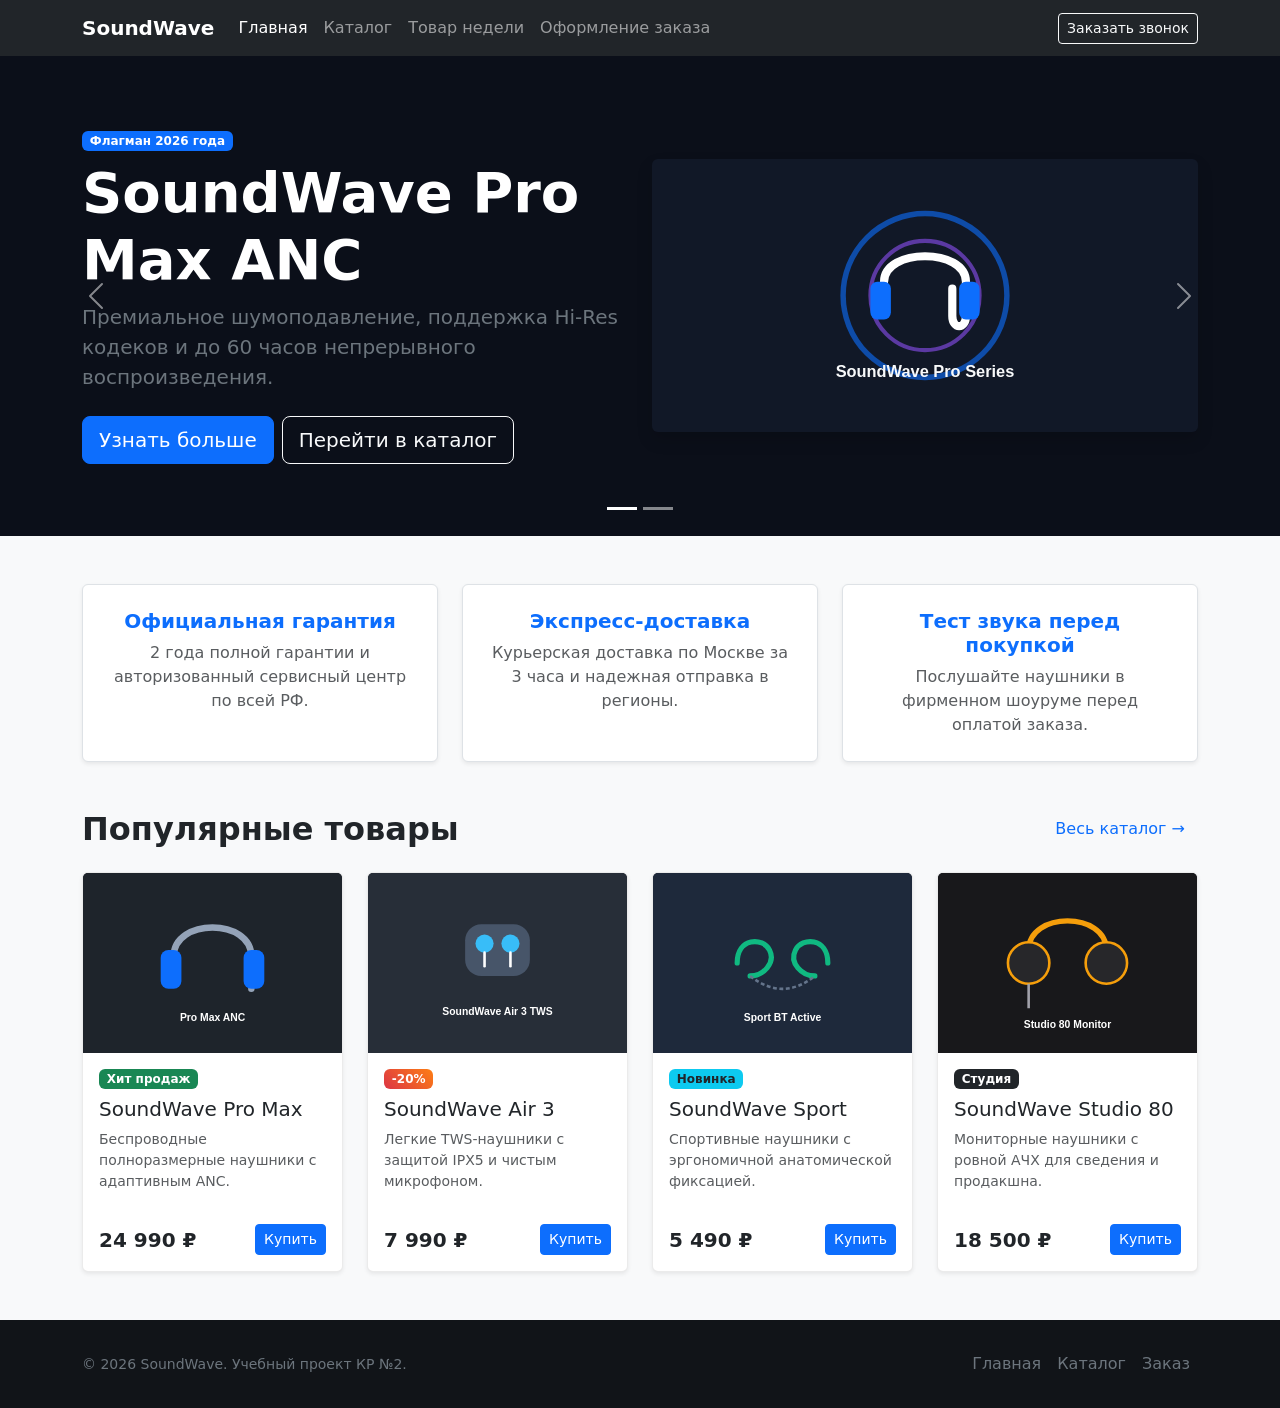
<file: frontend-i-bekend-razrabotka/kr2/kr2-bootstrap-shop/index.html>
<!DOCTYPE html>
<html lang="ru">
<head>
  <meta charset="UTF-8">
  <meta name="viewport" content="width=device-width, initial-scale=1.0">
  <title>SoundWave — Главная</title>
  <link href="https://cdn.jsdelivr.net/npm/bootstrap@5.3.3/dist/css/bootstrap.min.css" rel="stylesheet">
  <link rel="stylesheet" href="css/custom.css">
</head>
<body>
  <nav class="navbar navbar-expand-lg navbar-dark bg-dark sticky-top">
    <div class="container">
      <a class="navbar-brand fw-bold" href="index.html">SoundWave</a>
      <button class="navbar-toggler" type="button" data-bs-toggle="collapse" data-bs-target="#navbarContent" aria-controls="navbarContent" aria-expanded="false" aria-label="Переключить навигацию">
        <span class="navbar-toggler-icon"></span>
      </button>
      <div class="collapse navbar-collapse" id="navbarContent">
        <ul class="navbar-nav me-auto mb-2 mb-lg-0">
          <li class="nav-item"><a class="nav-link active" href="index.html">Главная</a></li>
          <li class="nav-item"><a class="nav-link" href="catalog.html">Каталог</a></li>
          <li class="nav-item"><a class="nav-link" href="product.html">Товар недели</a></li>
          <li class="nav-item"><a class="nav-link" href="order.html">Оформление заказа</a></li>
        </ul>
        <button class="btn btn-outline-light btn-sm" data-bs-toggle="modal" data-bs-target="#quickCallbackModal">
          Заказать звонок
        </button>
      </div>
    </div>
  </nav>

  <main>
    <section class="hero-carousel mb-5">
      <div id="mainCarousel" class="carousel slide" data-bs-ride="carousel">
        <div class="carousel-indicators">
          <button type="button" data-bs-target="#mainCarousel" data-bs-slide-to="0" class="active" aria-current="true" aria-label="Слайд 1"></button>
          <button type="button" data-bs-target="#mainCarousel" data-bs-slide-to="1" aria-label="Слайд 2"></button>
        </div>
        <div class="carousel-inner">
          <div class="carousel-item active py-5 text-white">
            <div class="container py-4">
              <div class="row align-items-center g-4">
                <div class="col-lg-6 text-center text-lg-start">
                  <span class="badge bg-primary mb-2">Флагман 2026 года</span>
                  <h1 class="display-4 fw-bold">SoundWave Pro Max ANC</h1>
                  <p class="lead text-secondary">Премиальное шумоподавление, поддержка Hi-Res кодеков и до 60 часов непрерывного воспроизведения.</p>
                  <div class="d-flex justify-content-center justify-content-lg-start gap-2 mt-4">
                    <a href="product.html" class="btn btn-primary btn-lg">Узнать больше</a>
                    <a href="catalog.html" class="btn btn-outline-light btn-lg">Перейти в каталог</a>
                  </div>
                </div>
                <div class="col-lg-6 text-center">
                  <img src="images/hero-banner.svg" alt="Баннер SoundWave Pro Series" class="img-fluid rounded shadow" style="max-height: 320px;">
                </div>
              </div>
            </div>
          </div>
          <div class="carousel-item py-5 text-white">
            <div class="container py-4">
              <div class="row align-items-center g-4">
                <div class="col-lg-6 text-center text-lg-start">
                  <span class="badge bg-warning text-dark mb-2">Специальное предложение</span>
                  <h1 class="display-4 fw-bold">Скидки до 30% на TWS</h1>
                  <p class="lead text-secondary">Полная свобода движений с беспроводными наушниками для тренировок, работы и путешествий.</p>
                  <div class="d-flex justify-content-center justify-content-lg-start gap-2 mt-4">
                    <a href="catalog.html" class="btn btn-warning btn-lg text-dark fw-bold">Смотреть подборку</a>
                  </div>
                </div>
                <div class="col-lg-6 text-center">
                  <img src="images/headphone-tws.svg" alt="Акция на TWS" class="img-fluid rounded shadow" style="max-height: 320px;">
                </div>
              </div>
            </div>
          </div>
        </div>
        <button class="carousel-control-prev" type="button" data-bs-target="#mainCarousel" data-bs-slide="prev">
          <span class="carousel-control-prev-icon" aria-hidden="true"></span>
          <span class="visually-hidden">Назад</span>
        </button>
        <button class="carousel-control-next" type="button" data-bs-target="#mainCarousel" data-bs-slide="next">
          <span class="carousel-control-next-icon" aria-hidden="true"></span>
          <span class="visually-hidden">Вперед</span>
        </button>
      </div>
    </section>

    <section class="container mb-5">
      <div class="row g-4 text-center">
        <div class="col-12 col-md-4">
          <div class="p-4 border rounded bg-white shadow-sm h-100">
            <h5 class="fw-bold text-primary">Официальная гарантия</h5>
            <p class="text-muted mb-0">2 года полной гарантии и авторизованный сервисный центр по всей РФ.</p>
          </div>
        </div>
        <div class="col-12 col-md-4">
          <div class="p-4 border rounded bg-white shadow-sm h-100">
            <h5 class="fw-bold text-primary">Экспресс-доставка</h5>
            <p class="text-muted mb-0">Курьерская доставка по Москве за 3 часа и надежная отправка в регионы.</p>
          </div>
        </div>
        <div class="col-12 col-md-4">
          <div class="p-4 border rounded bg-white shadow-sm h-100">
            <h5 class="fw-bold text-primary">Тест звука перед покупкой</h5>
            <p class="text-muted mb-0">Послушайте наушники в фирменном шоуруме перед оплатой заказа.</p>
          </div>
        </div>
      </div>
    </section>

    <section class="container mb-5">
      <div class="d-flex justify-content-between align-items-center mb-4">
        <h2 class="fw-bold mb-0">Популярные товары</h2>
        <a href="catalog.html" class="btn btn-link text-decoration-none">Весь каталог &rarr;</a>
      </div>
      <div class="row g-4">
        <div class="col-12 col-sm-6 col-lg-3">
          <div class="card card-product h-100 shadow-sm">
            <img src="images/headphone-pro.svg" class="card-img-top" alt="SoundWave Pro Max" height="180">
            <div class="card-body d-flex flex-column">
              <span class="badge bg-success w-auto align-self-start mb-2">Хит продаж</span>
              <h5 class="card-title">SoundWave Pro Max</h5>
              <p class="card-text text-muted small flex-grow-1">Беспроводные полноразмерные наушники с адаптивным ANC.</p>
              <div class="d-flex justify-content-between align-items-center mt-3">
                <span class="fs-5 fw-bold">24 990 ₽</span>
                <a href="product.html" class="btn btn-sm btn-primary">Купить</a>
              </div>
            </div>
          </div>
        </div>
        <div class="col-12 col-sm-6 col-lg-3">
          <div class="card card-product h-100 shadow-sm">
            <img src="images/headphone-tws.svg" class="card-img-top" alt="SoundWave Air 3" height="180">
            <div class="card-body d-flex flex-column">
              <span class="badge badge-sale text-white w-auto align-self-start mb-2">-20%</span>
              <h5 class="card-title">SoundWave Air 3</h5>
              <p class="card-text text-muted small flex-grow-1">Легкие TWS-наушники с защитой IPX5 и чистым микрофоном.</p>
              <div class="d-flex justify-content-between align-items-center mt-3">
                <span class="fs-5 fw-bold">7 990 ₽</span>
                <a href="product.html" class="btn btn-sm btn-primary">Купить</a>
              </div>
            </div>
          </div>
        </div>
        <div class="col-12 col-sm-6 col-lg-3">
          <div class="card card-product h-100 shadow-sm">
            <img src="images/headphone-sport.svg" class="card-img-top" alt="SoundWave Sport BT" height="180">
            <div class="card-body d-flex flex-column">
              <span class="badge bg-info text-dark w-auto align-self-start mb-2">Новинка</span>
              <h5 class="card-title">SoundWave Sport</h5>
              <p class="card-text text-muted small flex-grow-1">Спортивные наушники с эргономичной анатомической фиксацией.</p>
              <div class="d-flex justify-content-between align-items-center mt-3">
                <span class="fs-5 fw-bold">5 490 ₽</span>
                <a href="product.html" class="btn btn-sm btn-primary">Купить</a>
              </div>
            </div>
          </div>
        </div>
        <div class="col-12 col-sm-6 col-lg-3">
          <div class="card card-product h-100 shadow-sm">
            <img src="images/headphone-studio.svg" class="card-img-top" alt="SoundWave Studio 80" height="180">
            <div class="card-body d-flex flex-column">
              <span class="badge bg-dark w-auto align-self-start mb-2">Студия</span>
              <h5 class="card-title">SoundWave Studio 80</h5>
              <p class="card-text text-muted small flex-grow-1">Мониторные наушники с ровной АЧХ для сведения и продакшна.</p>
              <div class="d-flex justify-content-between align-items-center mt-3">
                <span class="fs-5 fw-bold">18 500 ₽</span>
                <a href="product.html" class="btn btn-sm btn-primary">Купить</a>
              </div>
            </div>
          </div>
        </div>
      </div>
    </section>
  </main>

  <div class="modal fade" id="quickCallbackModal" tabindex="-1" aria-labelledby="modalTitle" aria-hidden="true">
    <div class="modal-dialog modal-dialog-centered">
      <div class="modal-content">
        <div class="modal-header">
          <h5 class="modal-title" id="modalTitle">Заказ обратного звонка</h5>
          <button type="button" class="btn-close" data-bs-dismiss="modal" aria-label="Закрыть"></button>
        </div>
        <div class="modal-body">
          <form id="modalCallbackForm">
            <div class="mb-3">
              <label for="modalName" class="form-label">Ваше имя *</label>
              <input type="text" class="form-control" id="modalName" name="modalName" placeholder="Иван" required>
            </div>
            <div class="mb-3">
              <label for="modalPhone" class="form-label">Контактный телефон *</label>
              <input type="tel" class="form-control" id="modalPhone" name="modalPhone" placeholder="+7 (999) 000-00-00" required>
            </div>
            <div class="form-check mb-3">
              <input class="form-check-input" type="checkbox" id="modalConsent" name="modalConsent" required>
              <label class="form-check-label small" for="modalConsent">
                Согласен на обработку персональных данных *
              </label>
            </div>
            <button type="submit" class="btn btn-primary w-100">Отправить заявку</button>
          </form>
        </div>
      </div>
    </div>
  </div>

  <footer class="footer-custom text-white py-4 mt-auto">
    <div class="container d-flex flex-column flex-md-row justify-content-between align-items-center gap-2">
      <span class="small text-secondary">&copy; 2026 SoundWave. Учебный проект КР №2.</span>
      <ul class="nav">
        <li class="nav-item"><a href="index.html" class="nav-link px-2 text-secondary">Главная</a></li>
        <li class="nav-item"><a href="catalog.html" class="nav-link px-2 text-secondary">Каталог</a></li>
        <li class="nav-item"><a href="order.html" class="nav-link px-2 text-secondary">Заказ</a></li>
      </ul>
    </div>
  </footer>

  <script src="https://cdn.jsdelivr.net/npm/bootstrap@5.3.3/dist/js/bootstrap.bundle.min.js"></script>
</body>
</html>
</file>
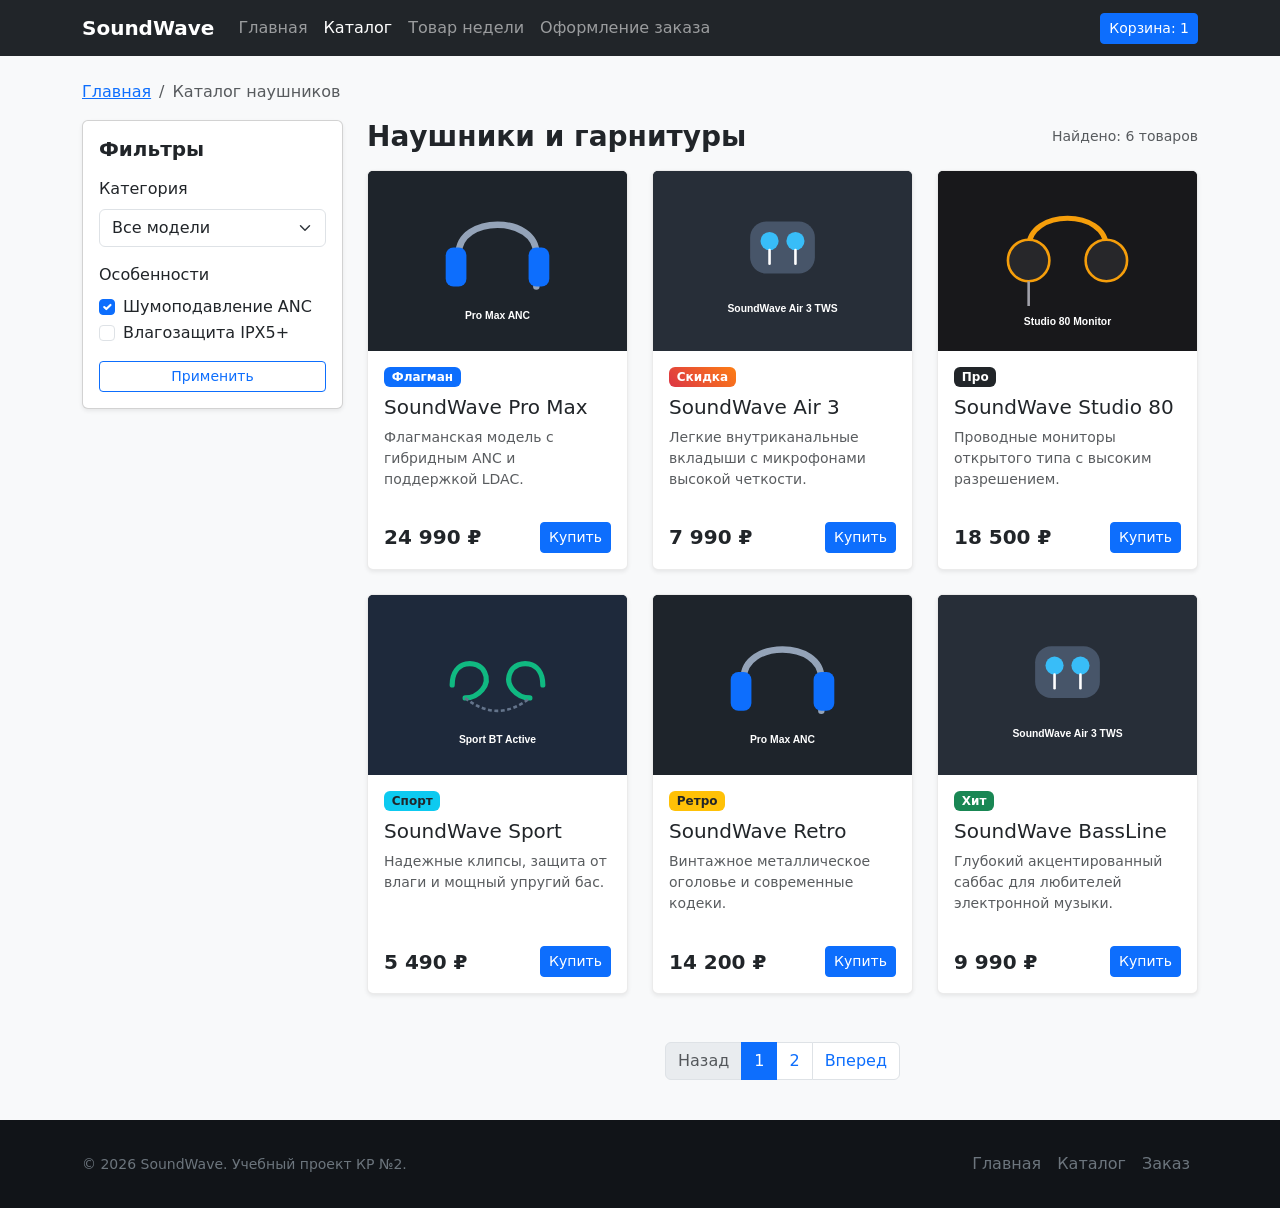
<file: frontend-i-bekend-razrabotka/kr2/kr2-bootstrap-shop/catalog.html>
<!DOCTYPE html>
<html lang="ru">
<head>
  <meta charset="UTF-8">
  <meta name="viewport" content="width=device-width, initial-scale=1.0">
  <title>SoundWave — Каталог аудиотехники</title>
  <link href="https://cdn.jsdelivr.net/npm/bootstrap@5.3.3/dist/css/bootstrap.min.css" rel="stylesheet">
  <link rel="stylesheet" href="css/custom.css">
</head>
<body>
  <nav class="navbar navbar-expand-lg navbar-dark bg-dark sticky-top">
    <div class="container">
      <a class="navbar-brand fw-bold" href="index.html">SoundWave</a>
      <button class="navbar-toggler" type="button" data-bs-toggle="collapse" data-bs-target="#navbarContent" aria-controls="navbarContent" aria-expanded="false" aria-label="Переключить навигацию">
        <span class="navbar-toggler-icon"></span>
      </button>
      <div class="collapse navbar-collapse" id="navbarContent">
        <ul class="navbar-nav me-auto mb-2 mb-lg-0">
          <li class="nav-item"><a class="nav-link" href="index.html">Главная</a></li>
          <li class="nav-item"><a class="nav-link active" href="catalog.html">Каталог</a></li>
          <li class="nav-item"><a class="nav-link" href="product.html">Товар недели</a></li>
          <li class="nav-item"><a class="nav-link" href="order.html">Оформление заказа</a></li>
        </ul>
        <a href="order.html" class="btn btn-primary btn-sm">Корзина: 1</a>
      </div>
    </div>
  </nav>

  <main class="container py-4">
    <nav aria-label="breadcrumb" class="mb-3">
      <ol class="breadcrumb">
        <li class="breadcrumb-item"><a href="index.html">Главная</a></li>
        <li class="breadcrumb-item active" aria-current="page">Каталог наушников</li>
      </ol>
    </nav>

    <div class="row g-4">
      <aside class="col-12 col-lg-3">
        <div class="card shadow-sm p-3">
          <h5 class="fw-bold mb-3">Фильтры</h5>
          <form id="catalogFilterForm">
            <div class="mb-3">
              <label for="categorySelect" class="form-label">Категория</label>
              <select class="form-select" id="categorySelect" name="categorySelect">
                <option selected value="all">Все модели</option>
                <option value="wireless">Беспроводные полноразмерные</option>
                <option value="tws">Компактные TWS</option>
                <option value="studio">Студийные мониторные</option>
              </select>
            </div>
            <div class="mb-3">
              <label class="form-label">Особенности</label>
              <div class="form-check">
                <input class="form-check-input" type="checkbox" id="filterAnc" name="filterAnc" checked>
                <label class="form-check-label" for="filterAnc">Шумоподавление ANC</label>
              </div>
              <div class="form-check">
                <input class="form-check-input" type="checkbox" id="filterWater" name="filterWater">
                <label class="form-check-label" for="filterWater">Влагозащита IPX5+</label>
              </div>
            </div>
            <button type="submit" class="btn btn-outline-primary w-100 btn-sm">Применить</button>
          </form>
        </div>
      </aside>

      <section class="col-12 col-lg-9">
        <div class="d-flex justify-content-between align-items-center mb-3">
          <h1 class="h3 fw-bold mb-0">Наушники и гарнитуры</h1>
          <span class="text-muted small">Найдено: 6 товаров</span>
        </div>

        <div class="row g-4">
          <div class="col-12 col-md-6 col-xl-4">
            <div class="card card-product h-100 shadow-sm">
              <img src="images/headphone-pro.svg" class="card-img-top" alt="SoundWave Pro Max" height="180">
              <div class="card-body d-flex flex-column">
                <span class="badge bg-primary w-auto align-self-start mb-2">Флагман</span>
                <h5 class="card-title">SoundWave Pro Max</h5>
                <p class="card-text text-muted small flex-grow-1">Флагманская модель с гибридным ANC и поддержкой LDAC.</p>
                <div class="d-flex justify-content-between align-items-center mt-3">
                  <span class="fw-bold fs-5">24 990 ₽</span>
                  <a href="product.html" class="btn btn-sm btn-primary">Купить</a>
                </div>
              </div>
            </div>
          </div>
          <div class="col-12 col-md-6 col-xl-4">
            <div class="card card-product h-100 shadow-sm">
              <img src="images/headphone-tws.svg" class="card-img-top" alt="SoundWave Air 3" height="180">
              <div class="card-body d-flex flex-column">
                <span class="badge badge-sale text-white w-auto align-self-start mb-2">Скидка</span>
                <h5 class="card-title">SoundWave Air 3</h5>
                <p class="card-text text-muted small flex-grow-1">Легкие внутриканальные вкладыши с микрофонами высокой четкости.</p>
                <div class="d-flex justify-content-between align-items-center mt-3">
                  <span class="fw-bold fs-5">7 990 ₽</span>
                  <a href="product.html" class="btn btn-sm btn-primary">Купить</a>
                </div>
              </div>
            </div>
          </div>
          <div class="col-12 col-md-6 col-xl-4">
            <div class="card card-product h-100 shadow-sm">
              <img src="images/headphone-studio.svg" class="card-img-top" alt="SoundWave Studio 80" height="180">
              <div class="card-body d-flex flex-column">
                <span class="badge bg-dark w-auto align-self-start mb-2">Про</span>
                <h5 class="card-title">SoundWave Studio 80</h5>
                <p class="card-text text-muted small flex-grow-1">Проводные мониторы открытого типа с высоким разрешением.</p>
                <div class="d-flex justify-content-between align-items-center mt-3">
                  <span class="fw-bold fs-5">18 500 ₽</span>
                  <a href="product.html" class="btn btn-sm btn-primary">Купить</a>
                </div>
              </div>
            </div>
          </div>
          <div class="col-12 col-md-6 col-xl-4">
            <div class="card card-product h-100 shadow-sm">
              <img src="images/headphone-sport.svg" class="card-img-top" alt="SoundWave Sport Active" height="180">
              <div class="card-body d-flex flex-column">
                <span class="badge bg-info text-dark w-auto align-self-start mb-2">Спорт</span>
                <h5 class="card-title">SoundWave Sport</h5>
                <p class="card-text text-muted small flex-grow-1">Надежные клипсы, защита от влаги и мощный упругий бас.</p>
                <div class="d-flex justify-content-between align-items-center mt-3">
                  <span class="fw-bold fs-5">5 490 ₽</span>
                  <a href="product.html" class="btn btn-sm btn-primary">Купить</a>
                </div>
              </div>
            </div>
          </div>
          <div class="col-12 col-md-6 col-xl-4">
            <div class="card card-product h-100 shadow-sm">
              <img src="images/headphone-pro.svg" class="card-img-top" alt="SoundWave Retro" height="180">
              <div class="card-body d-flex flex-column">
                <span class="badge bg-warning text-dark w-auto align-self-start mb-2">Ретро</span>
                <h5 class="card-title">SoundWave Retro</h5>
                <p class="card-text text-muted small flex-grow-1">Винтажное металлическое оголовье и современные кодеки.</p>
                <div class="d-flex justify-content-between align-items-center mt-3">
                  <span class="fw-bold fs-5">14 200 ₽</span>
                  <a href="product.html" class="btn btn-sm btn-primary">Купить</a>
                </div>
              </div>
            </div>
          </div>
          <div class="col-12 col-md-6 col-xl-4">
            <div class="card card-product h-100 shadow-sm">
              <img src="images/headphone-tws.svg" class="card-img-top" alt="SoundWave BassLine" height="180">
              <div class="card-body d-flex flex-column">
                <span class="badge bg-success w-auto align-self-start mb-2">Хит</span>
                <h5 class="card-title">SoundWave BassLine</h5>
                <p class="card-text text-muted small flex-grow-1">Глубокий акцентированный саббас для любителей электронной музыки.</p>
                <div class="d-flex justify-content-between align-items-center mt-3">
                  <span class="fw-bold fs-5">9 990 ₽</span>
                  <a href="product.html" class="btn btn-sm btn-primary">Купить</a>
                </div>
              </div>
            </div>
          </div>
        </div>

        <nav aria-label="Навигация по каталогу" class="mt-5">
          <ul class="pagination justify-content-center">
            <li class="page-item disabled"><a class="page-link" href="#">Назад</a></li>
            <li class="page-item active"><a class="page-link" href="#">1</a></li>
            <li class="page-item"><a class="page-link" href="#">2</a></li>
            <li class="page-item"><a class="page-link" href="#">Вперед</a></li>
          </ul>
        </nav>
      </section>
    </div>
  </main>

  <footer class="footer-custom text-white py-4 mt-auto">
    <div class="container d-flex flex-column flex-md-row justify-content-between align-items-center gap-2">
      <span class="small text-secondary">&copy; 2026 SoundWave. Учебный проект КР №2.</span>
      <ul class="nav">
        <li class="nav-item"><a href="index.html" class="nav-link px-2 text-secondary">Главная</a></li>
        <li class="nav-item"><a href="catalog.html" class="nav-link px-2 text-secondary">Каталог</a></li>
        <li class="nav-item"><a href="order.html" class="nav-link px-2 text-secondary">Заказ</a></li>
      </ul>
    </div>
  </footer>

  <script src="https://cdn.jsdelivr.net/npm/bootstrap@5.3.3/dist/js/bootstrap.bundle.min.js"></script>
</body>
</html>
</file>
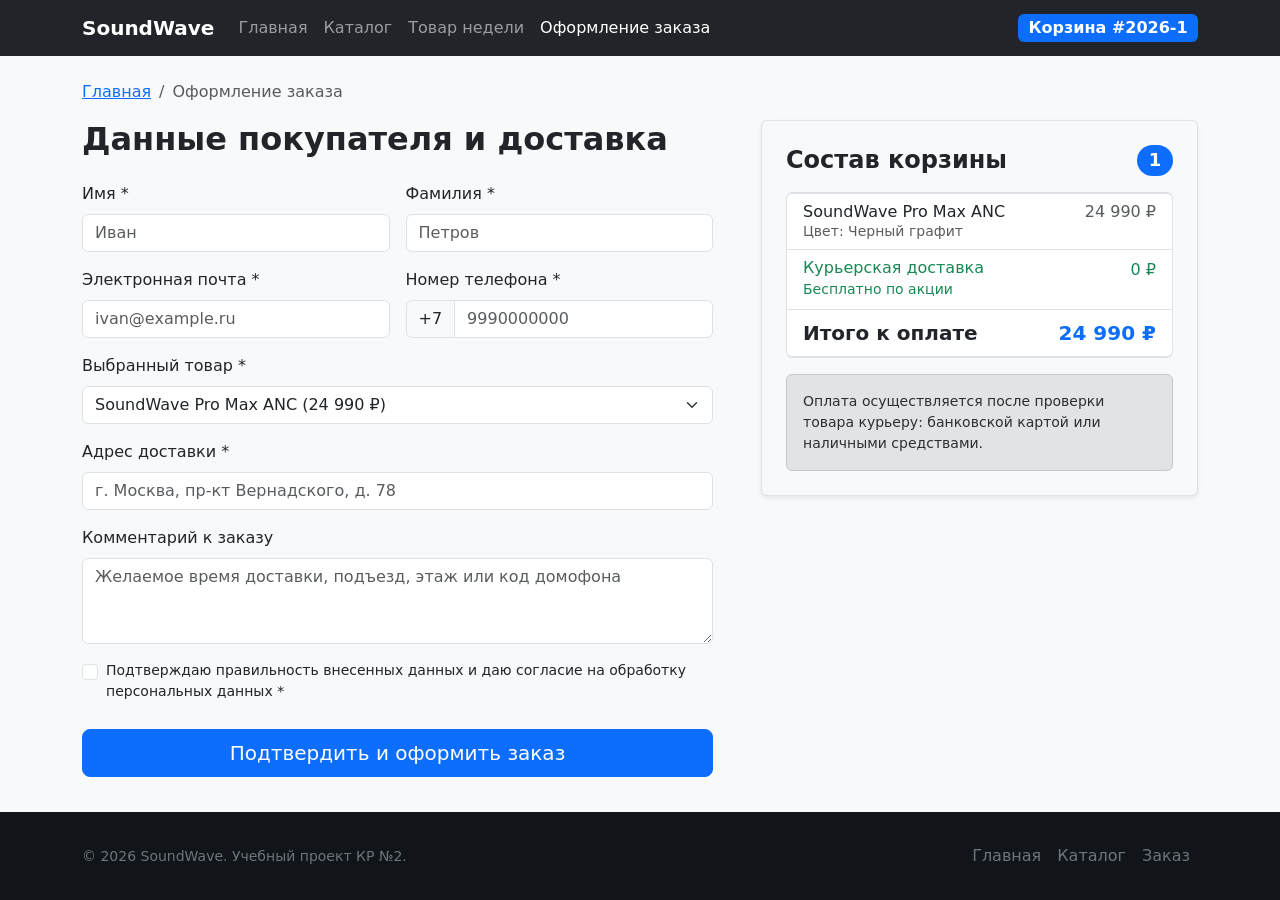
<file: frontend-i-bekend-razrabotka/kr2/kr2-bootstrap-shop/order.html>
<!DOCTYPE html>
<html lang="ru">
<head>
  <meta charset="UTF-8">
  <meta name="viewport" content="width=device-width, initial-scale=1.0">
  <title>SoundWave — Оформление заказа</title>
  <link href="https://cdn.jsdelivr.net/npm/bootstrap@5.3.3/dist/css/bootstrap.min.css" rel="stylesheet">
  <link rel="stylesheet" href="css/custom.css">
</head>
<body>
  <nav class="navbar navbar-expand-lg navbar-dark bg-dark sticky-top">
    <div class="container">
      <a class="navbar-brand fw-bold" href="index.html">SoundWave</a>
      <button class="navbar-toggler" type="button" data-bs-toggle="collapse" data-bs-target="#navbarContent" aria-controls="navbarContent" aria-expanded="false" aria-label="Переключить навигацию">
        <span class="navbar-toggler-icon"></span>
      </button>
      <div class="collapse navbar-collapse" id="navbarContent">
        <ul class="navbar-nav me-auto mb-2 mb-lg-0">
          <li class="nav-item"><a class="nav-link" href="index.html">Главная</a></li>
          <li class="nav-item"><a class="nav-link" href="catalog.html">Каталог</a></li>
          <li class="nav-item"><a class="nav-link" href="product.html">Товар недели</a></li>
          <li class="nav-item"><a class="nav-link active" href="order.html">Оформление заказа</a></li>
        </ul>
        <span class="badge bg-primary fs-6">Корзина #2026-1</span>
      </div>
    </div>
  </nav>

  <main class="container py-4">
    <nav aria-label="breadcrumb" class="mb-3">
      <ol class="breadcrumb">
        <li class="breadcrumb-item"><a href="index.html">Главная</a></li>
        <li class="breadcrumb-item active" aria-current="page">Оформление заказа</li>
      </ol>
    </nav>

    <div class="row g-5">
      <div class="col-12 col-lg-7">
        <h2 class="fw-bold mb-4">Данные покупателя и доставка</h2>
        <form id="checkoutOrderForm">
          <div class="row g-3">
            <div class="col-12 col-sm-6">
              <label for="customerFirstName" class="form-label">Имя *</label>
              <input type="text" class="form-control" id="customerFirstName" name="customerFirstName" placeholder="Иван" required>
            </div>
            <div class="col-12 col-sm-6">
              <label for="customerLastName" class="form-label">Фамилия *</label>
              <input type="text" class="form-control" id="customerLastName" name="customerLastName" placeholder="Петров" required>
            </div>
            <div class="col-12 col-sm-6">
              <label for="customerEmail" class="form-label">Электронная почта *</label>
              <input type="email" class="form-control" id="customerEmail" name="customerEmail" placeholder="ivan@example.ru" required>
            </div>
            <div class="col-12 col-sm-6">
              <label for="customerPhone" class="form-label">Номер телефона *</label>
              <div class="input-group">
                <span class="input-group-text">+7</span>
                <input type="tel" class="form-control" id="customerPhone" name="customerPhone" placeholder="9990000000" required>
              </div>
            </div>
            <div class="col-12">
              <label for="productChoice" class="form-label">Выбранный товар *</label>
              <select class="form-select" id="productChoice" name="productChoice" required>
                <option value="" disabled>Выберите товар для оформления</option>
                <option value="sw-pro-max" selected>SoundWave Pro Max ANC (24 990 ₽)</option>
                <option value="sw-air-3">SoundWave Air 3 TWS (7 990 ₽)</option>
                <option value="sw-studio-80">SoundWave Studio 80 Monitor (18 500 ₽)</option>
                <option value="sw-sport">SoundWave Sport BT Active (5 490 ₽)</option>
              </select>
            </div>
            <div class="col-12">
              <label for="deliveryAddress" class="form-label">Адрес доставки *</label>
              <input type="text" class="form-control" id="deliveryAddress" name="deliveryAddress" placeholder="г. Москва, пр-кт Вернадского, д. 78" required>
            </div>
            <div class="col-12">
              <label for="orderComment" class="form-label">Комментарий к заказу</label>
              <textarea class="form-control" id="orderComment" name="orderComment" rows="3" placeholder="Желаемое время доставки, подъезд, этаж или код домофона"></textarea>
            </div>
            <div class="col-12">
              <div class="form-check">
                <input class="form-check-input" type="checkbox" id="orderConsent" name="orderConsent" required>
                <label class="form-check-label small" for="orderConsent">
                  Подтверждаю правильность внесенных данных и даю согласие на обработку персональных данных *
                </label>
              </div>
            </div>
            <div class="col-12 mt-4">
              <button type="submit" class="btn btn-primary btn-lg w-100">Подтвердить и оформить заказ</button>
            </div>
          </div>
        </form>
      </div>

      <div class="col-12 col-lg-5">
        <div class="card shadow-sm p-4 bg-light border">
          <h4 class="d-flex justify-content-between align-items-center mb-3">
            <span class="fw-bold">Состав корзины</span>
            <span class="badge bg-primary rounded-pill">1</span>
          </h4>
          <ul class="list-group mb-3">
            <li class="list-group-item d-flex justify-content-between lh-sm">
              <div>
                <h6 class="my-0">SoundWave Pro Max ANC</h6>
                <small class="text-muted">Цвет: Черный графит</small>
              </div>
              <span class="text-muted">24 990 ₽</span>
            </li>
            <li class="list-group-item d-flex justify-content-between bg-white text-success">
              <div>
                <h6 class="my-0">Курьерская доставка</h6>
                <small>Бесплатно по акции</small>
              </div>
              <span>0 ₽</span>
            </li>
            <li class="list-group-item d-flex justify-content-between fw-bold fs-5">
              <span>Итого к оплате</span>
              <span class="text-primary">24 990 ₽</span>
            </li>
          </ul>
          <div class="alert alert-secondary small mb-0" role="alert">
            Оплата осуществляется после проверки товара курьеру: банковской картой или наличными средствами.
          </div>
        </div>
      </div>
    </div>
  </main>

  <footer class="footer-custom text-white py-4 mt-auto">
    <div class="container d-flex flex-column flex-md-row justify-content-between align-items-center gap-2">
      <span class="small text-secondary">&copy; 2026 SoundWave. Учебный проект КР №2.</span>
      <ul class="nav">
        <li class="nav-item"><a href="index.html" class="nav-link px-2 text-secondary">Главная</a></li>
        <li class="nav-item"><a href="catalog.html" class="nav-link px-2 text-secondary">Каталог</a></li>
        <li class="nav-item"><a href="order.html" class="nav-link px-2 text-secondary">Заказ</a></li>
      </ul>
    </div>
  </footer>

  <script src="https://cdn.jsdelivr.net/npm/bootstrap@5.3.3/dist/js/bootstrap.bundle.min.js"></script>
</body>
</html>
</file>
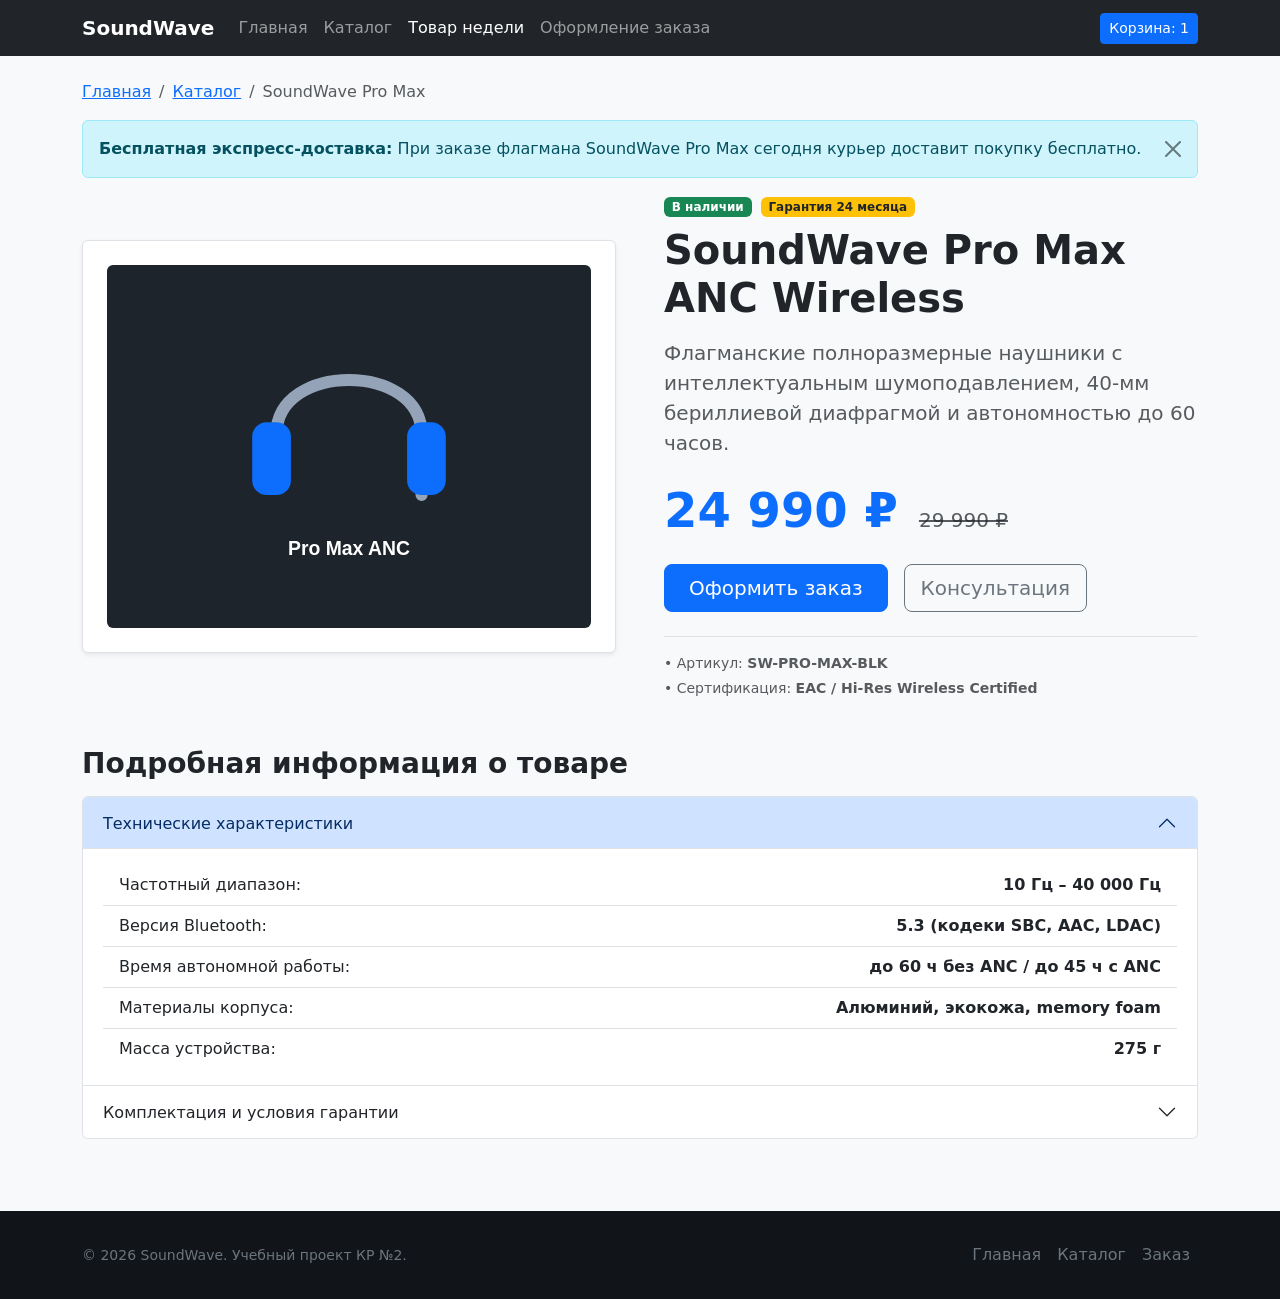
<file: frontend-i-bekend-razrabotka/kr2/kr2-bootstrap-shop/product.html>
<!DOCTYPE html>
<html lang="ru">
<head>
  <meta charset="UTF-8">
  <meta name="viewport" content="width=device-width, initial-scale=1.0">
  <title>SoundWave — Товар недели: SoundWave Pro Max</title>
  <link href="https://cdn.jsdelivr.net/npm/bootstrap@5.3.3/dist/css/bootstrap.min.css" rel="stylesheet">
  <link rel="stylesheet" href="css/custom.css">
</head>
<body>
  <nav class="navbar navbar-expand-lg navbar-dark bg-dark sticky-top">
    <div class="container">
      <a class="navbar-brand fw-bold" href="index.html">SoundWave</a>
      <button class="navbar-toggler" type="button" data-bs-toggle="collapse" data-bs-target="#navbarContent" aria-controls="navbarContent" aria-expanded="false" aria-label="Переключить навигацию">
        <span class="navbar-toggler-icon"></span>
      </button>
      <div class="collapse navbar-collapse" id="navbarContent">
        <ul class="navbar-nav me-auto mb-2 mb-lg-0">
          <li class="nav-item"><a class="nav-link" href="index.html">Главная</a></li>
          <li class="nav-item"><a class="nav-link" href="catalog.html">Каталог</a></li>
          <li class="nav-item"><a class="nav-link active" href="product.html">Товар недели</a></li>
          <li class="nav-item"><a class="nav-link" href="order.html">Оформление заказа</a></li>
        </ul>
        <a href="order.html" class="btn btn-primary btn-sm">Корзина: 1</a>
      </div>
    </div>
  </nav>

  <main class="container py-4">
    <nav aria-label="breadcrumb" class="mb-3">
      <ol class="breadcrumb">
        <li class="breadcrumb-item"><a href="index.html">Главная</a></li>
        <li class="breadcrumb-item"><a href="catalog.html">Каталог</a></li>
        <li class="breadcrumb-item active" aria-current="page">SoundWave Pro Max</li>
      </ol>
    </nav>

    <div class="alert alert-info alert-dismissible fade show" role="alert">
      <strong>Бесплатная экспресс-доставка:</strong> При заказе флагмана SoundWave Pro Max сегодня курьер доставит покупку бесплатно.
      <button type="button" class="btn-close" data-bs-dismiss="alert" aria-label="Закрыть"></button>
    </div>

    <div class="row g-5 mb-5 align-items-center">
      <div class="col-12 col-md-6 text-center">
        <div class="bg-white rounded p-4 shadow-sm border">
          <img src="images/headphone-pro.svg" alt="SoundWave Pro Max ANC" class="img-fluid rounded" style="max-height: 380px;">
        </div>
      </div>
      <div class="col-12 col-md-6">
        <div class="mb-2">
          <span class="badge bg-success me-1">В наличии</span>
          <span class="badge bg-warning text-dark">Гарантия 24 месяца</span>
        </div>
        <h1 class="fw-bold mb-3">SoundWave Pro Max ANC Wireless</h1>
        <p class="lead text-muted">Флагманские полноразмерные наушники с интеллектуальным шумоподавлением, 40-мм бериллиевой диафрагмой и автономностью до 60 часов.</p>
        <div class="my-4">
          <span class="display-5 fw-bold text-primary">24 990 ₽</span>
          <span class="text-muted text-decoration-line-through ms-3 fs-5">29 990 ₽</span>
        </div>
        <div class="d-flex gap-3 mb-4">
          <a href="order.html" class="btn btn-primary btn-lg px-4">Оформить заказ</a>
          <button class="btn btn-outline-secondary btn-lg" data-bs-toggle="modal" data-bs-target="#quickCallbackModal">Консультация</button>
        </div>
        <div class="border-top pt-3 text-muted small">
          <p class="mb-1">• Артикул: <strong>SW-PRO-MAX-BLK</strong></p>
          <p class="mb-0">• Сертификация: <strong>EAC / Hi-Res Wireless Certified</strong></p>
        </div>
      </div>
    </div>

    <section class="mb-5">
      <h3 class="fw-bold mb-3">Подробная информация о товаре</h3>
      <div class="accordion" id="productAccordion">
        <div class="accordion-item">
          <h2 class="accordion-header" id="headingOne">
            <button class="accordion-button" type="button" data-bs-toggle="collapse" data-bs-target="#collapseOne" aria-expanded="true" aria-controls="collapseOne">
              Технические характеристики
            </button>
          </h2>
          <div id="collapseOne" class="accordion-collapse collapse show" data-bs-parent="#productAccordion">
            <div class="accordion-body">
              <ul class="list-group list-group-flush">
                <li class="list-group-item d-flex justify-content-between"><span>Частотный диапазон:</span> <strong>10 Гц – 40 000 Гц</strong></li>
                <li class="list-group-item d-flex justify-content-between"><span>Версия Bluetooth:</span> <strong>5.3 (кодеки SBC, AAC, LDAC)</strong></li>
                <li class="list-group-item d-flex justify-content-between"><span>Время автономной работы:</span> <strong>до 60 ч без ANC / до 45 ч с ANC</strong></li>
                <li class="list-group-item d-flex justify-content-between"><span>Материалы корпуса:</span> <strong>Алюминий, экокожа, memory foam</strong></li>
                <li class="list-group-item d-flex justify-content-between"><span>Масса устройства:</span> <strong>275 г</strong></li>
              </ul>
            </div>
          </div>
        </div>
        <div class="accordion-item">
          <h2 class="accordion-header" id="headingTwo">
            <button class="accordion-button collapsed" type="button" data-bs-toggle="collapse" data-bs-target="#collapseTwo" aria-expanded="false" aria-controls="collapseTwo">
              Комплектация и условия гарантии
            </button>
          </h2>
          <div id="collapseTwo" class="accordion-collapse collapse" data-bs-parent="#productAccordion">
            <div class="accordion-body">
              <p class="mb-0">В фирменный комплект поставки входят: беспроводные наушники SoundWave Pro Max, жесткий защитный кейс для путешествий, зарядный кабель USB Type-C (1.2 м), аудиокабель mini-jack 3.5 мм для проводного прослушивания, адаптер для самолета и гарантийный талон на 2 года обслуживания.</p>
            </div>
          </div>
        </div>
      </div>
    </section>
  </main>

  <div class="modal fade" id="quickCallbackModal" tabindex="-1" aria-hidden="true">
    <div class="modal-dialog modal-dialog-centered">
      <div class="modal-content">
        <div class="modal-header">
          <h5 class="modal-title">Консультация по модели Pro Max</h5>
          <button type="button" class="btn-close" data-bs-dismiss="modal" aria-label="Закрыть"></button>
        </div>
        <div class="modal-body">
          <form id="modalConsultForm">
            <div class="mb-3">
              <label for="consultName" class="form-label">Ваше имя *</label>
              <input type="text" class="form-control" id="consultName" name="consultName" placeholder="Алексей" required>
            </div>
            <div class="mb-3">
              <label for="consultPhone" class="form-label">Номер телефона *</label>
              <input type="tel" class="form-control" id="consultPhone" name="consultPhone" placeholder="+7 (999) 111-22-33" required>
            </div>
            <div class="form-check mb-3">
              <input class="form-check-input" type="checkbox" id="consultConsent" name="consultConsent" required>
              <label class="form-check-label small" for="consultConsent">
                Согласен на обработку персональных данных *
              </label>
            </div>
            <button type="submit" class="btn btn-primary w-100">Заказать консультацию</button>
          </form>
        </div>
      </div>
    </div>
  </div>

  <footer class="footer-custom text-white py-4 mt-auto">
    <div class="container d-flex flex-column flex-md-row justify-content-between align-items-center gap-2">
      <span class="small text-secondary">&copy; 2026 SoundWave. Учебный проект КР №2.</span>
      <ul class="nav">
        <li class="nav-item"><a href="index.html" class="nav-link px-2 text-secondary">Главная</a></li>
        <li class="nav-item"><a href="catalog.html" class="nav-link px-2 text-secondary">Каталог</a></li>
        <li class="nav-item"><a href="order.html" class="nav-link px-2 text-secondary">Заказ</a></li>
      </ul>
    </div>
  </footer>

  <script src="https://cdn.jsdelivr.net/npm/bootstrap@5.3.3/dist/js/bootstrap.bundle.min.js"></script>
</body>
</html>
</file>
<file: frontend-i-bekend-razrabotka/kr2/kr2-bootstrap-shop/css/custom.css>
:root {
  --sw-primary: #0d6efd;
  --sw-accent: #6f42c1;
  --sw-dark: #111418;
  --sw-card-bg: #ffffff;
}

body {
  min-height: 100vh;
  display: flex;
  flex-direction: column;
  background-color: #f8f9fa;
  color: #212529;
}

main {
  flex: 1 0 auto;
}

.hero-carousel .carousel-item {
  min-height: 380px;
  background-color: #0b0f19;
}

.card-product {
  transition: transform 0.2s ease, box-shadow 0.2s ease;
  border: 1px solid rgba(0, 0, 0, 0.08);
}

.card-product:hover {
  transform: translateY(-5px);
  box-shadow: 0 0.75rem 1.5rem rgba(0, 0, 0, 0.12);
}

.card-product img {
  object-fit: cover;
  background-color: #1e242b;
}

.badge-sale {
  background: linear-gradient(45deg, #dc3545, #fd7e14);
}

.footer-custom {
  background-color: var(--sw-dark);
}
</file>
